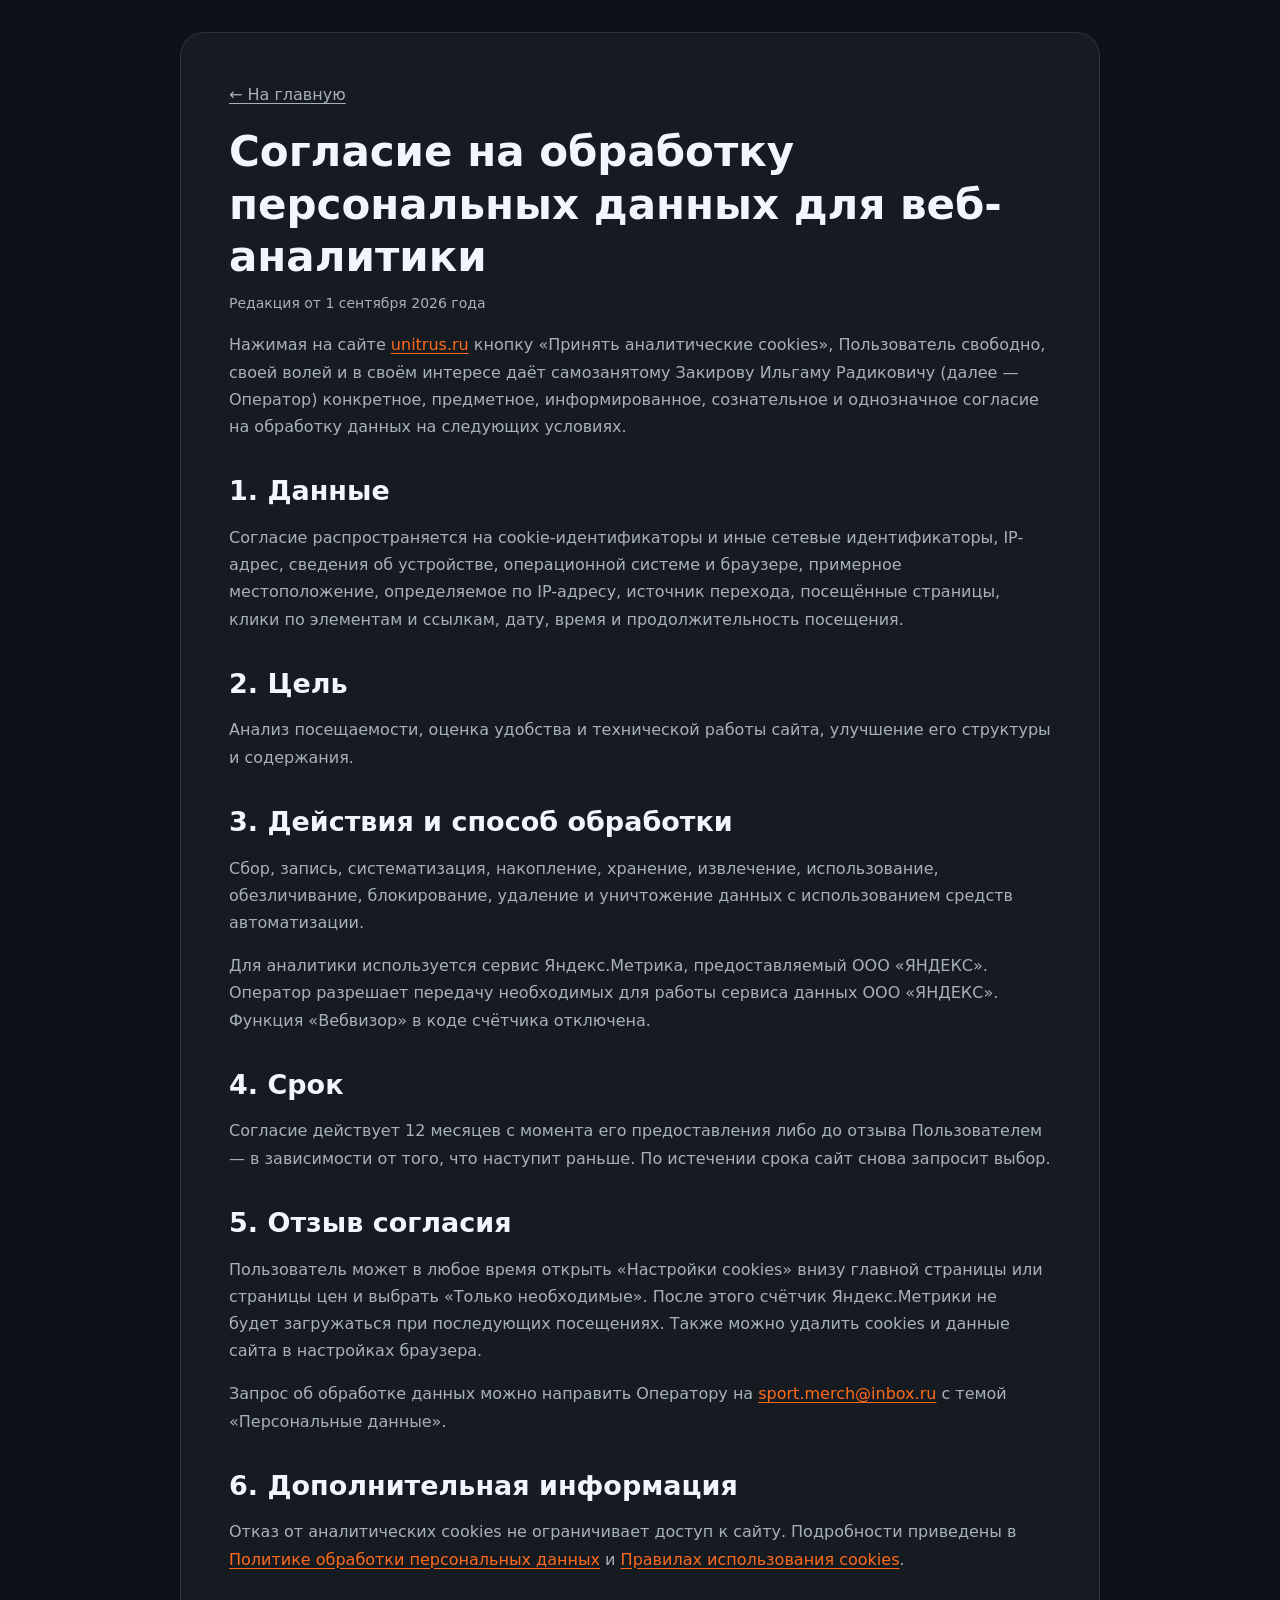
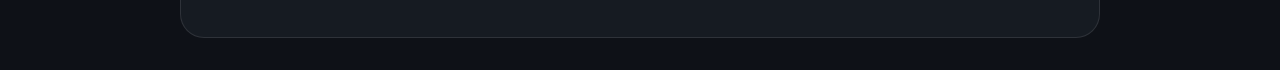
<file: consent.html>
<!doctype html>
<html lang="ru">
<head>
  <meta charset="utf-8">
  <meta name="viewport" content="width=device-width, initial-scale=1">
  <title>Согласие на обработку данных для веб-аналитики — UNITRUS</title>
  <meta name="description" content="Условия согласия на обработку данных с помощью Яндекс.Метрики на сайте UNITRUS.">
  <link rel="canonical" href="https://unitrus.ru/consent.html">
  <link rel="icon" type="image/png" href="/favicon.png">
  <link rel="stylesheet" href="/assets/legal.css">
</head>
<body>
  <main>
    <a class="back-link" href="/">← На главную</a>
    <h1>Согласие на обработку персональных данных для веб-аналитики</h1>
    <p class="document-date">Редакция от 1 сентября 2026 года</p>

    <p>Нажимая на сайте <a href="https://unitrus.ru/">unitrus.ru</a> кнопку «Принять аналитические cookies», Пользователь свободно, своей волей и в своём интересе даёт самозанятому Закирову Ильгаму Радиковичу (далее — Оператор) конкретное, предметное, информированное, сознательное и однозначное согласие на обработку данных на следующих условиях.</p>

    <h2>1. Данные</h2>
    <p>Согласие распространяется на cookie-идентификаторы и иные сетевые идентификаторы, IP-адрес, сведения об устройстве, операционной системе и браузере, примерное местоположение, определяемое по IP-адресу, источник перехода, посещённые страницы, клики по элементам и ссылкам, дату, время и продолжительность посещения.</p>

    <h2>2. Цель</h2>
    <p>Анализ посещаемости, оценка удобства и технической работы сайта, улучшение его структуры и содержания.</p>

    <h2>3. Действия и способ обработки</h2>
    <p>Сбор, запись, систематизация, накопление, хранение, извлечение, использование, обезличивание, блокирование, удаление и уничтожение данных с использованием средств автоматизации.</p>
    <p>Для аналитики используется сервис Яндекс.Метрика, предоставляемый ООО «ЯНДЕКС». Оператор разрешает передачу необходимых для работы сервиса данных ООО «ЯНДЕКС». Функция «Вебвизор» в коде счётчика отключена.</p>

    <h2>4. Срок</h2>
    <p>Согласие действует 12 месяцев с момента его предоставления либо до отзыва Пользователем — в зависимости от того, что наступит раньше. По истечении срока сайт снова запросит выбор.</p>

    <h2>5. Отзыв согласия</h2>
    <p>Пользователь может в любое время открыть «Настройки cookies» внизу главной страницы или страницы цен и выбрать «Только необходимые». После этого счётчик Яндекс.Метрики не будет загружаться при последующих посещениях. Также можно удалить cookies и данные сайта в настройках браузера.</p>
    <p>Запрос об обработке данных можно направить Оператору на <a href="mailto:sport.merch@inbox.ru">sport.merch@inbox.ru</a> с темой «Персональные данные».</p>

    <h2>6. Дополнительная информация</h2>
    <p>Отказ от аналитических cookies не ограничивает доступ к сайту. Подробности приведены в <a href="/privacy.html">Политике обработки персональных данных</a> и <a href="/cookies.html">Правилах использования cookies</a>.</p>
  </main>
</body>
</html>
</file>
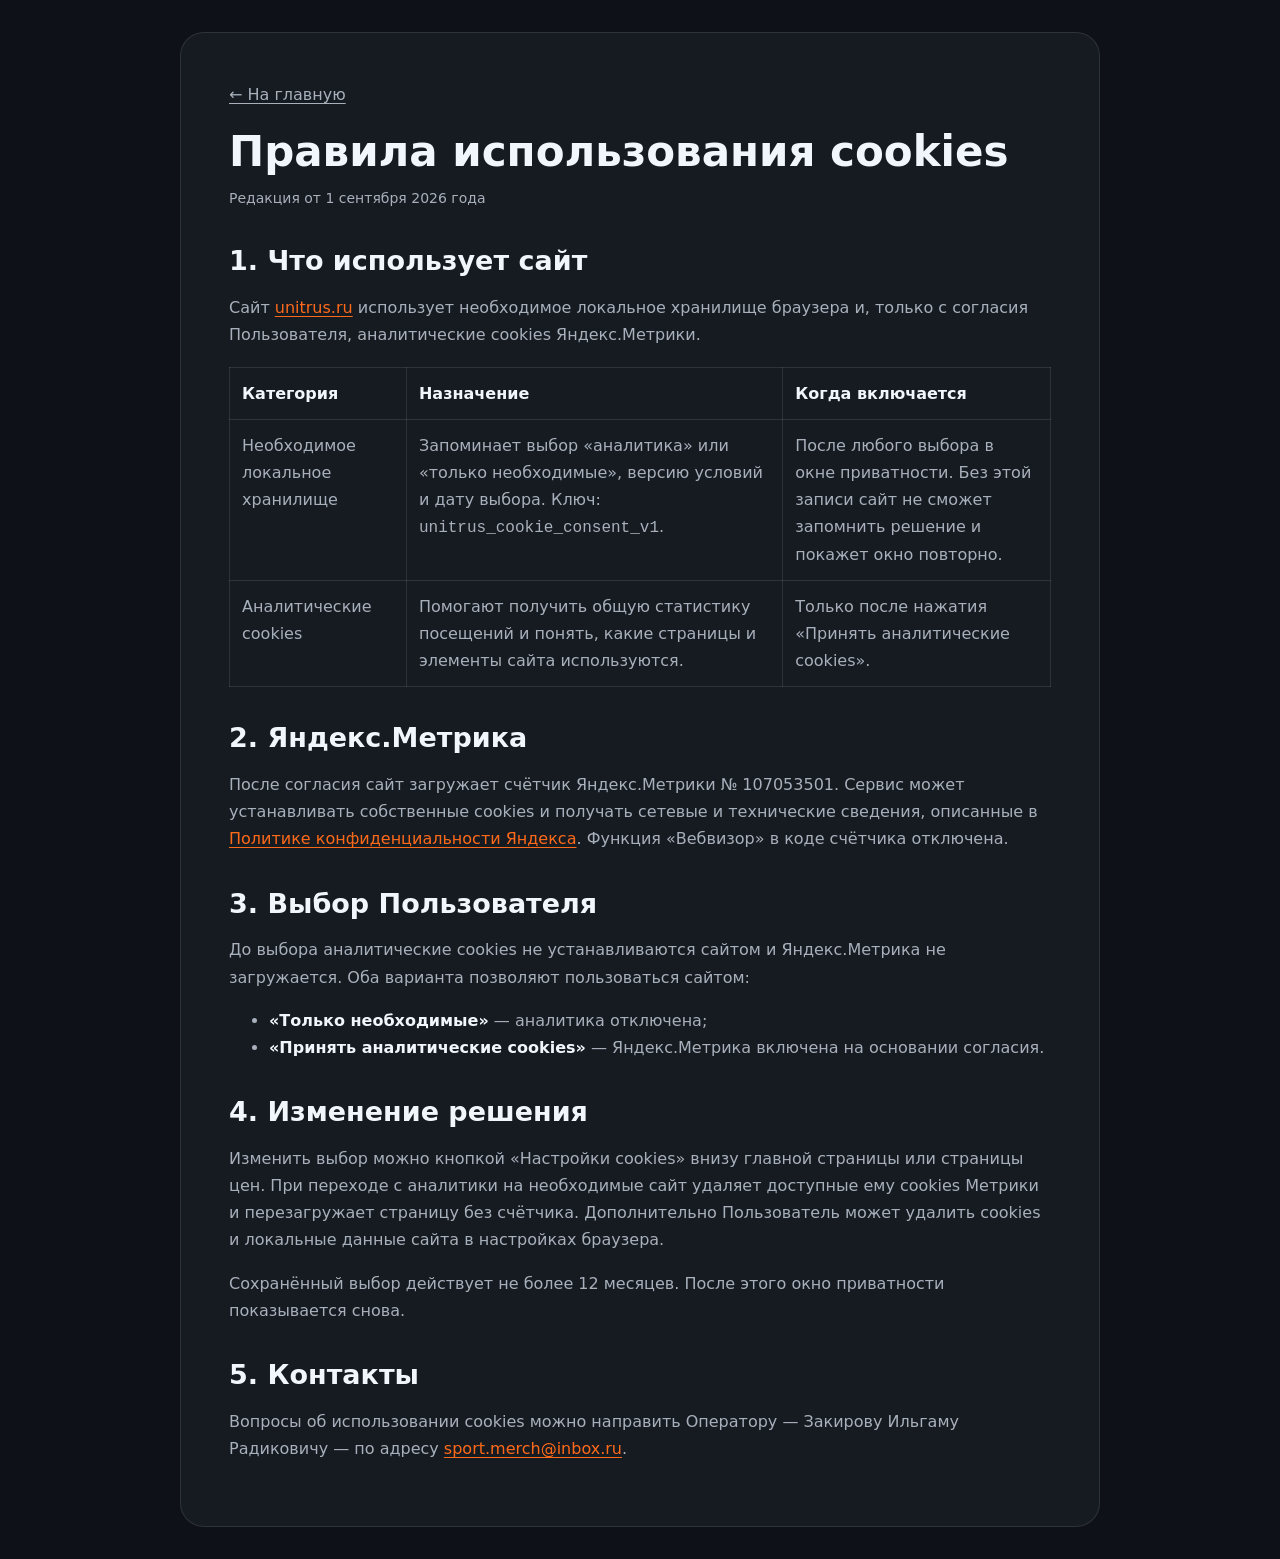
<file: cookies.html>
<!doctype html>
<html lang="ru">
<head>
  <meta charset="utf-8">
  <meta name="viewport" content="width=device-width, initial-scale=1">
  <title>Правила использования cookies — UNITRUS</title>
  <meta name="description" content="Правила использования cookies и Яндекс.Метрики на сайте UNITRUS.">
  <link rel="canonical" href="https://unitrus.ru/cookies.html">
  <link rel="icon" type="image/png" href="/favicon.png">
  <link rel="stylesheet" href="/assets/legal.css">
</head>
<body>
  <main>
    <a class="back-link" href="/">← На главную</a>
    <h1>Правила использования cookies</h1>
    <p class="document-date">Редакция от 1 сентября 2026 года</p>

    <h2>1. Что использует сайт</h2>
    <p>Сайт <a href="https://unitrus.ru/">unitrus.ru</a> использует необходимое локальное хранилище браузера и, только с согласия Пользователя, аналитические cookies Яндекс.Метрики.</p>

    <table>
      <thead>
        <tr>
          <th>Категория</th>
          <th>Назначение</th>
          <th>Когда включается</th>
        </tr>
      </thead>
      <tbody>
        <tr>
          <td>Необходимое локальное хранилище</td>
          <td>Запоминает выбор «аналитика» или «только необходимые», версию условий и дату выбора. Ключ: <code>unitrus_cookie_consent_v1</code>.</td>
          <td>После любого выбора в окне приватности. Без этой записи сайт не сможет запомнить решение и покажет окно повторно.</td>
        </tr>
        <tr>
          <td>Аналитические cookies</td>
          <td>Помогают получить общую статистику посещений и понять, какие страницы и элементы сайта используются.</td>
          <td>Только после нажатия «Принять аналитические cookies».</td>
        </tr>
      </tbody>
    </table>

    <h2>2. Яндекс.Метрика</h2>
    <p>После согласия сайт загружает счётчик Яндекс.Метрики № 107053501. Сервис может устанавливать собственные cookies и получать сетевые и технические сведения, описанные в <a href="https://yandex.ru/legal/confidential/" target="_blank" rel="noopener noreferrer">Политике конфиденциальности Яндекса</a>. Функция «Вебвизор» в коде счётчика отключена.</p>

    <h2>3. Выбор Пользователя</h2>
    <p>До выбора аналитические cookies не устанавливаются сайтом и Яндекс.Метрика не загружается. Оба варианта позволяют пользоваться сайтом:</p>
    <ul>
      <li><strong>«Только необходимые»</strong> — аналитика отключена;</li>
      <li><strong>«Принять аналитические cookies»</strong> — Яндекс.Метрика включена на основании согласия.</li>
    </ul>

    <h2>4. Изменение решения</h2>
    <p>Изменить выбор можно кнопкой «Настройки cookies» внизу главной страницы или страницы цен. При переходе с аналитики на необходимые сайт удаляет доступные ему cookies Метрики и перезагружает страницу без счётчика. Дополнительно Пользователь может удалить cookies и локальные данные сайта в настройках браузера.</p>
    <p>Сохранённый выбор действует не более 12 месяцев. После этого окно приватности показывается снова.</p>

    <h2>5. Контакты</h2>
    <p>Вопросы об использовании cookies можно направить Оператору — Закирову Ильгаму Радиковичу — по адресу <a href="mailto:sport.merch@inbox.ru">sport.merch@inbox.ru</a>.</p>
  </main>
</body>
</html>
</file>
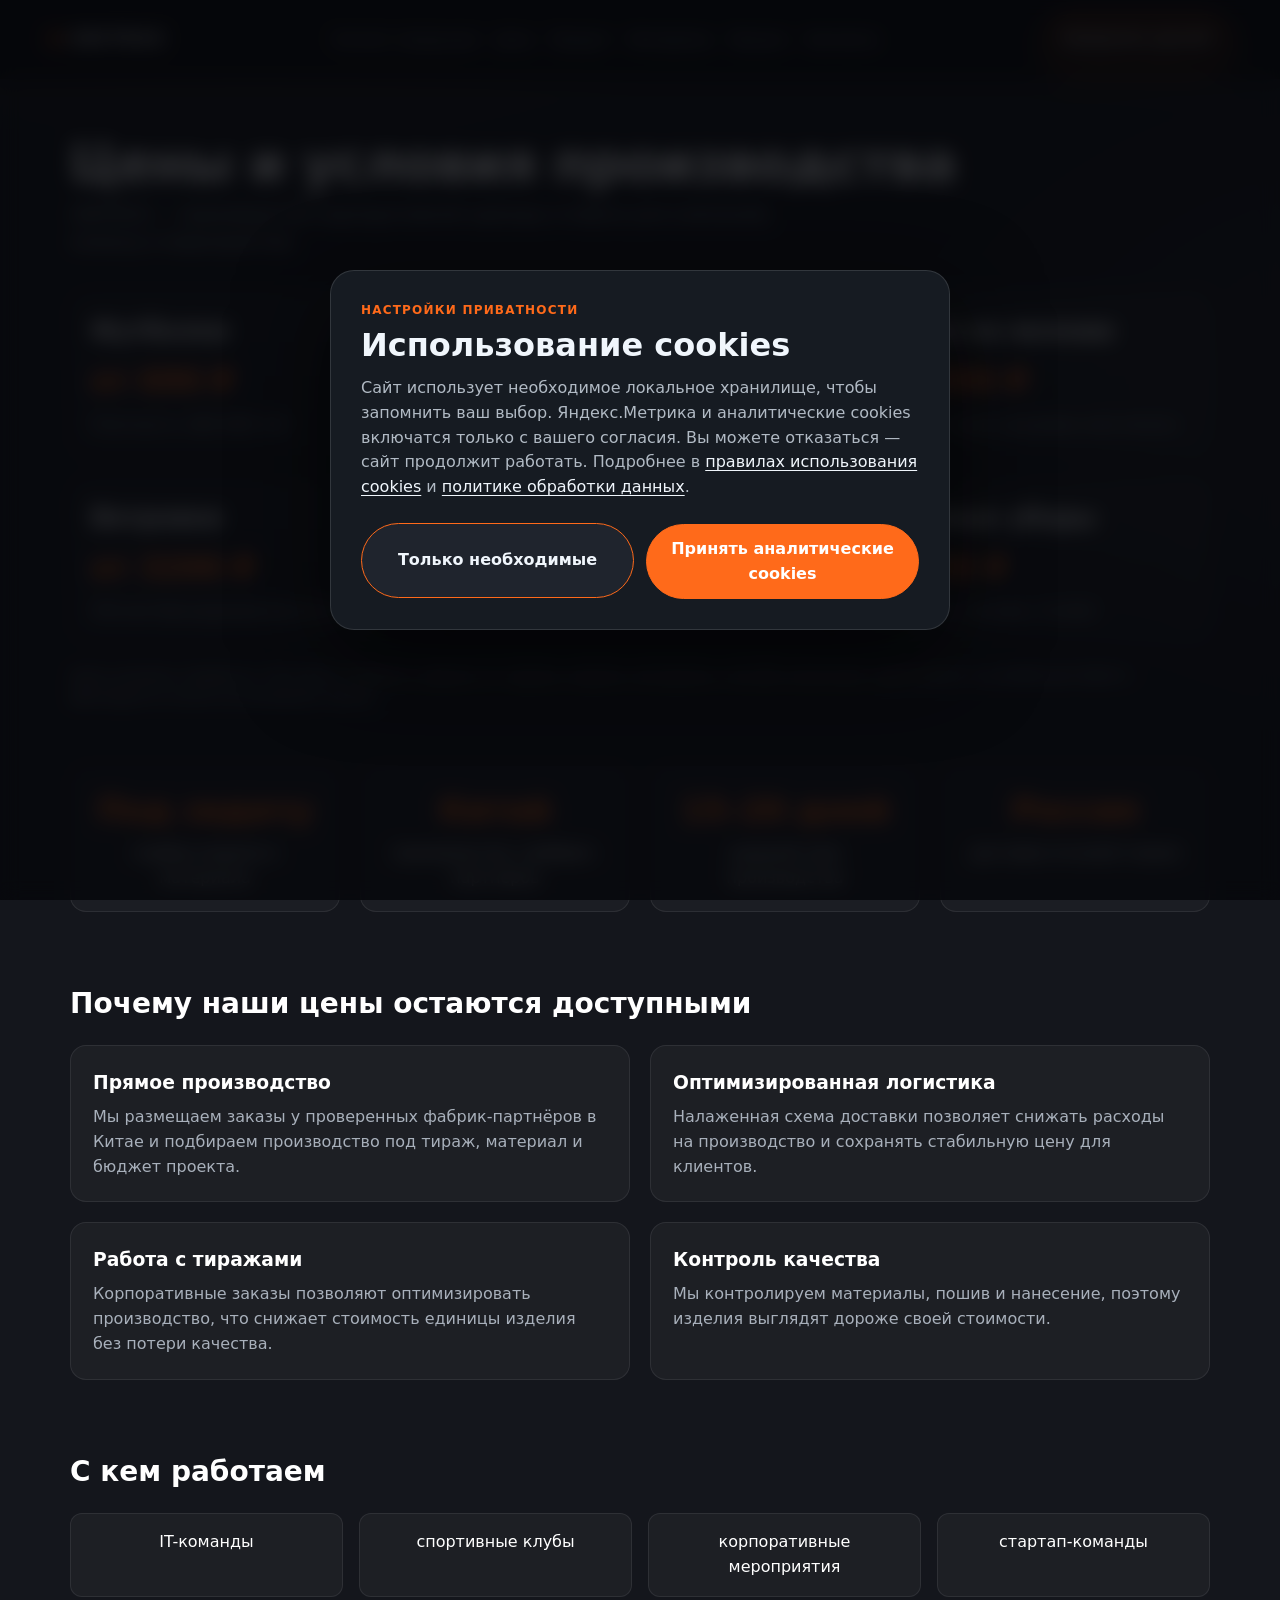
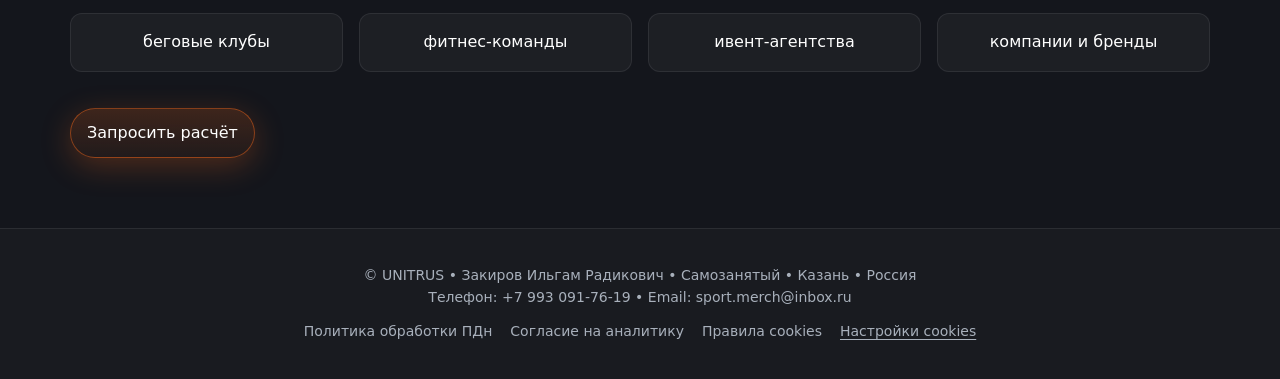
<file: prices.html>
<!doctype html>
<html lang="ru">
<head>
  <meta charset="utf-8">
  <meta name="viewport" content="width=device-width, initial-scale=1.0">
  <title>Цены и условия — UNITRUS</title>
  <meta name="description" content="Цены на корпоративную одежду и мерч UNITRUS. Худи, футболки, ветровки, форма и аксессуары под заказ. Производство от 15 дней.">
  <link rel="icon" type="image/png" href="/favicon.png">
  <link rel="canonical" href="https://unitrus.ru/prices.html">
  <link rel="stylesheet" href="/assets/cookie-consent.css">
  <script src="/assets/cookie-consent.js" defer></script>

  <style>
    :root{
      --bg:#14161c;
      --text:#ffffff;
      --muted:#a8b0bb;
      --line:rgba(255,255,255,.08);
      --accent:#ff6a1a;
      --max:1180px;
      --r:18px;
    }

    *{
      box-sizing:border-box;
    }

    html{
      scroll-behavior:smooth;
    }

    body{
      margin:0;
      font:16px/1.55 system-ui,-apple-system,Segoe UI,Roboto,Inter,Arial,sans-serif;
      background:
        radial-gradient(1100px 600px at 20% -10%, rgba(255,106,26,.14), transparent 60%),
        radial-gradient(900px 600px at 110% 20%, rgba(255,255,255,.06), transparent 60%),
        var(--bg);
      color:var(--text);
    }

    a{
      color:inherit;
      text-decoration:none;
    }

    .wrap{
      max-width:var(--max);
      margin:0 auto;
      padding:0 20px;
    }

    .nav{
      position:sticky;
      top:0;
      z-index:1000;
      backdrop-filter:blur(14px);
      background:rgba(7,8,10,0.85);
      border-bottom:1px solid rgba(255,255,255,.06);
    }

    .navin{
      display:flex;
      align-items:center;
      justify-content:space-between;
      gap:14px;
      padding:14px 0;
    }

    .brand{
      display:flex;
      align-items:center;
      gap:10px;
      font-weight:800;
      letter-spacing:.14em;
    }

    .dot{
      width:10px;
      height:10px;
      border-radius:99px;
      background:var(--accent);
      box-shadow:0 0 24px rgba(255,106,26,.45);
    }

    .navlinks{
      display:flex;
      gap:16px;
      color:var(--muted);
      font-size:14px;
      flex-wrap:wrap;
    }

    .navlinks a{
      color:var(--muted);
      transition:.2s ease;
    }

    .navlinks a:hover{
      color:var(--text);
    }

    .btn{
      display:inline-flex;
      align-items:center;
      justify-content:center;
      gap:10px;
      padding:12px 16px;
      border-radius:999px;
      border:1px solid rgba(255,106,26,.45);
      background:linear-gradient(180deg, rgba(255,106,26,.18), rgba(255,106,26,.06));
      color:var(--text);
      text-decoration:none;
      transition:.18s ease;
      box-shadow:0 8px 30px rgba(255,106,26,.25);
      white-space:nowrap;
    }

    .btn:hover{
      transform:translateY(-1px);
      border-color:rgba(255,106,26,.7);
    }

    .page{
      padding:56px 0 70px;
    }

    h1{
      margin:0 0 10px;
      font-size:clamp(34px, 5vw, 52px);
      line-height:1.05;
      letter-spacing:-.02em;
    }

    h2{
      margin:0 0 16px;
      font-size:28px;
    }

    .sub{
      color:var(--muted);
      margin:0 0 36px;
      max-width:760px;
      font-size:18px;
    }

    .grid{
      display:grid;
      grid-template-columns:repeat(3,1fr);
      gap:20px;
    }

    .card{
      background:linear-gradient(180deg, rgba(255,255,255,.04), rgba(255,255,255,.02));
      border:1px solid var(--line);
      border-radius:18px;
      padding:20px;
    }

    .card h3{
      margin:0 0 8px;
      font-size:24px;
    }

    .card p{
      margin:8px 0 0;
      color:var(--muted);
    }

    .price{
      font-size:30px;
      color:var(--accent);
      font-weight:800;
      margin-top:6px;
    }

    .stats{
      display:grid;
      grid-template-columns:repeat(4,1fr);
      gap:20px;
      margin:56px 0;
    }

    .stat{
      text-align:center;
      background:rgba(255,255,255,.03);
      border:1px solid var(--line);
      border-radius:16px;
      padding:20px 16px;
    }

    .stat strong{
      display:block;
      font-size:32px;
      color:var(--accent);
      margin-bottom:6px;
    }

    .price-why{
      margin:70px 0;
    }

    .why-grid{
      display:grid;
      grid-template-columns:repeat(2,1fr);
      gap:20px;
      margin-top:20px;
    }

    .why-card{
      background:rgba(255,255,255,.04);
      border:1px solid rgba(255,255,255,.08);
      border-radius:16px;
      padding:22px;
    }

    .why-card h3{
      margin-top:0;
      margin-bottom:8px;
    }

    .why-card p{
      color:var(--muted);
      margin:0;
    }

    .clients{
      display:grid;
      grid-template-columns:repeat(4,1fr);
      gap:16px;
      margin-top:20px;
    }

    .client{
      background:rgba(255,255,255,.04);
      border:1px solid var(--line);
      padding:16px;
      border-radius:12px;
      text-align:center;
      color:var(--text);
    }

    .cta-bottom{
      margin-top:36px;
    }

    .price-note{
      margin:20px 0 0;
      color:var(--muted);
      font-size:14px;
    }

    footer{
      padding:36px 20px;
      border-top:1px solid var(--line);
      color:var(--muted);
      background:rgba(255,255,255,.02);
      font-size:14px;
      text-align:center;
    }

    .footer-links{
      display:flex;
      flex-wrap:wrap;
      justify-content:center;
      gap:10px 18px;
      margin-top:12px;
    }

    .footer-links a,
    .footer-links button{
      color:var(--muted);
    }

    @media (max-width: 920px){
      .navin{
        flex-direction:column;
        align-items:flex-start;
      }

      .navlinks{
        width:100%;
        display:flex;
        flex-wrap:wrap;
        gap:10px 14px;
      }

      .navlinks a{
        font-size:13px;
      }

      .nav .btn{
        width:100%;
        justify-content:center;
        padding:10px 14px;
        font-size:14px;
      }

      .grid{
        grid-template-columns:1fr;
      }

      .stats{
        grid-template-columns:1fr 1fr;
      }

      .why-grid{
        grid-template-columns:1fr;
      }

      .clients{
        grid-template-columns:1fr 1fr;
      }

      .page{
        padding:40px 0 60px;
      }

      .sub{
        font-size:16px;
      }
    }

    @media (max-width: 640px){
      .stats{
        grid-template-columns:1fr;
      }

      .clients{
        grid-template-columns:1fr;
      }
    }
  </style>
</head>

<body>
  <div class="nav">
    <div class="wrap navin">
      <a href="https://unitrus.ru/" class="brand">
        <span class="dot"></span> UNITRUS
      </a>

      <div class="navlinks">
        <a href="/#catalog">Каталог продукции</a>
        <a href="/prices.html">Цены</a>
        <a href="/#products">Продукт</a>
        <a href="/#materials">Материалы</a>
        <a href="/#process">Процесс</a>
        <a href="/#contact">Контакты</a>
      </div>

      <a class="btn" href="https://t.me/unitruss" target="_blank" rel="noreferrer">
        Запросить расчёт
      </a>
    </div>
  </div>

  <main class="page">
    <div class="wrap">
      <h1>Цены и условия производства</h1>

      <p class="sub">
        UNITRUS — производство корпоративной одежды и мерча для компаний, команд и мероприятий.
      </p>

      <div class="grid">
        <div class="card">
          <h3>Футболки</h3>
          <div class="price">от 690 ₽</div>
          <p>Плотность 180–600 г/м²</p>
        </div>

        <div class="card">
          <h3>Худи</h3>
          <div class="price">от 1350 ₽</div>
          <p>Плотность 320–450 г/м²</p>
        </div>

        <div class="card">
          <h3>Кофты на молнии</h3>
          <div class="price">от 2800 ₽</div>
          <p>Плотные ткани, вышивка или печать</p>
        </div>

        <div class="card">
          <h3>Ветровки</h3>
          <div class="price">от 3200 ₽</div>
          <p>Лёгкие брендированные ветровки</p>
        </div>

        <div class="card">
          <h3>Спортивная форма</h3>
          <div class="price">от 2400 ₽</div>
          <p>Форма для команд и клубов</p>
        </div>

        <div class="card">
          <h3>Головные уборы</h3>
          <div class="price">от 700 ₽</div>
          <p>Бейсболки, панамы, trucker</p>
        </div>
      </div>

      <p class="price-note">
        Цены указаны справочно. Итоговая стоимость зависит от тиража, модели, материала,
        способа нанесения, курса валют и условий доставки и фиксируется после согласования заказа.
      </p>

      <div class="stats">
        <div class="stat">
          <strong>Под задачу</strong>
          подбор модели и материала
        </div>

        <div class="stat">
          <strong>Китай</strong>
          производство у фабрик-партнёров
        </div>

        <div class="stat">
          <strong>15–20 дней</strong>
          средний срок производства
        </div>

        <div class="stat">
          <strong>Россия</strong>
          доставка по всей стране
        </div>
      </div>

      <section class="price-why">
        <h2>Почему наши цены остаются доступными</h2>

        <div class="why-grid">
          <div class="why-card">
            <h3>Прямое производство</h3>
            <p>
              Мы размещаем заказы у проверенных фабрик-партнёров в Китае
              и подбираем производство под тираж, материал и бюджет проекта.
            </p>
          </div>

          <div class="why-card">
            <h3>Оптимизированная логистика</h3>
            <p>
              Налаженная схема доставки позволяет снижать расходы
              на производство и сохранять стабильную цену для клиентов.
            </p>
          </div>

          <div class="why-card">
            <h3>Работа с тиражами</h3>
            <p>
              Корпоративные заказы позволяют оптимизировать производство,
              что снижает стоимость единицы изделия без потери качества.
            </p>
          </div>

          <div class="why-card">
            <h3>Контроль качества</h3>
            <p>
              Мы контролируем материалы, пошив и нанесение,
              поэтому изделия выглядят дороже своей стоимости.
            </p>
          </div>
        </div>
      </section>

      <h2>С кем работаем</h2>

      <div class="clients">
        <div class="client">IT-команды</div>
        <div class="client">спортивные клубы</div>
        <div class="client">корпоративные мероприятия</div>
        <div class="client">стартап-команды</div>
        <div class="client">беговые клубы</div>
        <div class="client">фитнес-команды</div>
        <div class="client">ивент-агентства</div>
        <div class="client">компании и бренды</div>
      </div>

      <div class="cta-bottom">
        <a href="https://t.me/unitruss" class="btn" target="_blank" rel="noreferrer">
          Запросить расчёт
        </a>
      </div>
    </div>
  </main>

  <footer>
    <div>© UNITRUS • Закиров Ильгам Радикович • Самозанятый • Казань • Россия</div>
    <div>Телефон: <a href="tel:+79930917619">+7 993 091-76-19</a> • Email: <a href="mailto:sport.merch@inbox.ru">sport.merch@inbox.ru</a></div>
    <div class="footer-links">
      <a href="/privacy.html" target="_blank">Политика обработки ПДн</a>
      <a href="/consent.html" target="_blank">Согласие на аналитику</a>
      <a href="/cookies.html" target="_blank">Правила cookies</a>
      <button type="button" class="cookie-settings-button" data-cookie-settings>Настройки cookies</button>
    </div>
  </footer>
</body>
</html>
</file>
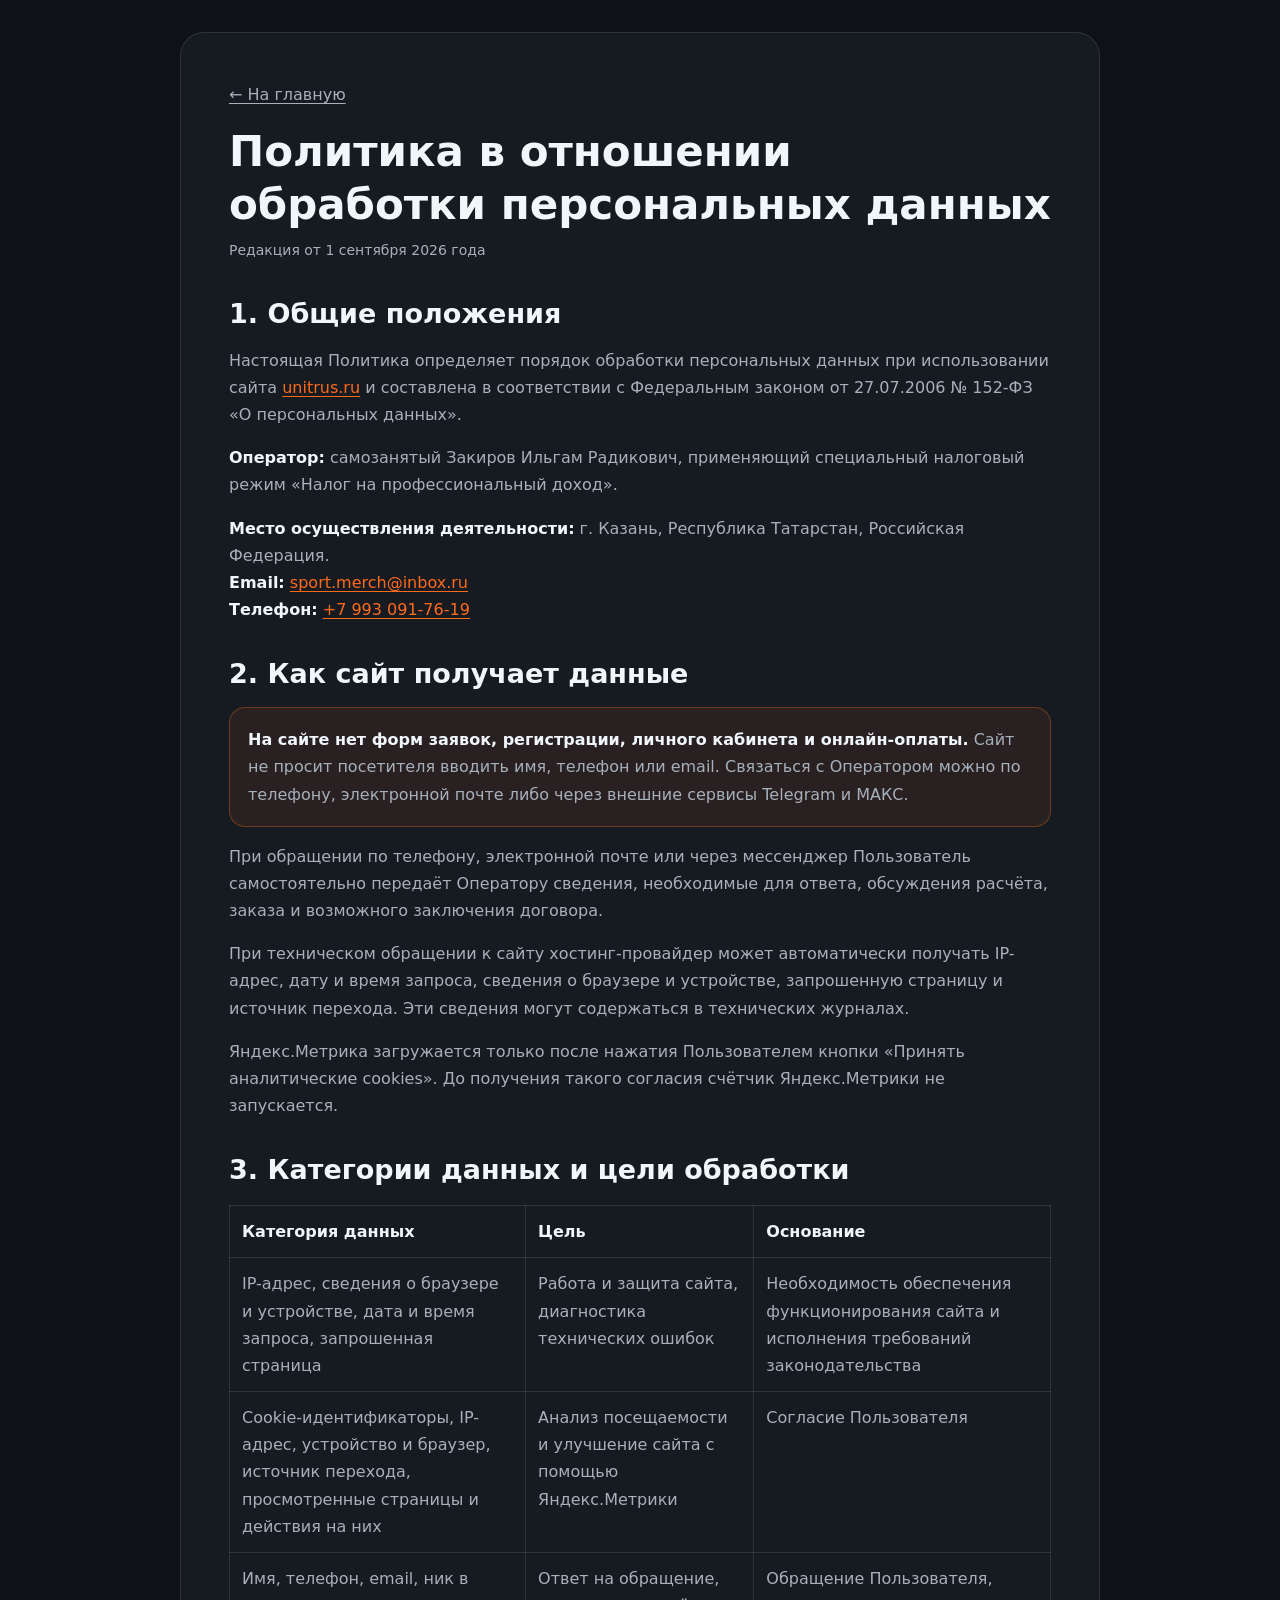
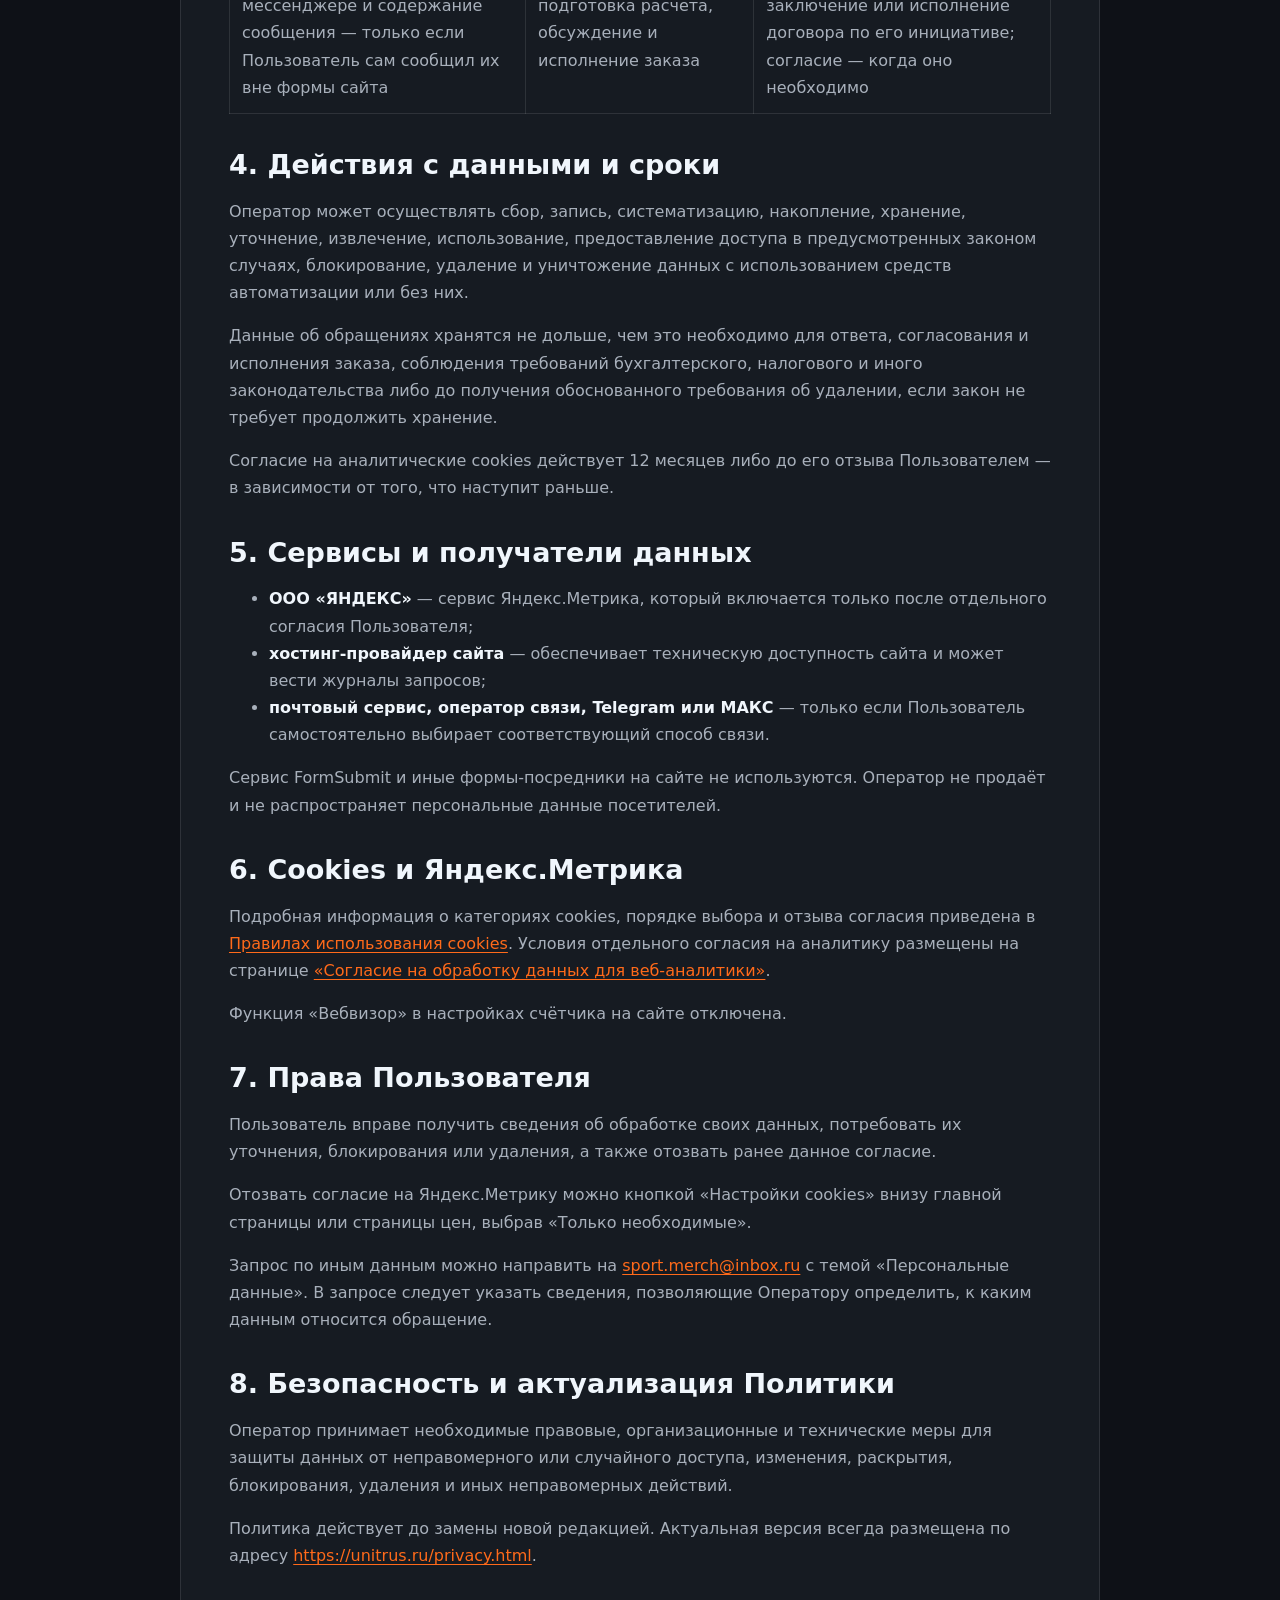
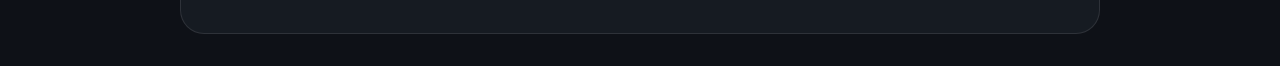
<file: privacy.html>
<!doctype html>
<html lang="ru">
<head>
  <meta charset="utf-8">
  <meta name="viewport" content="width=device-width, initial-scale=1">
  <title>Политика обработки персональных данных — UNITRUS</title>
  <meta name="description" content="Политика UNITRUS в отношении обработки персональных данных.">
  <link rel="canonical" href="https://unitrus.ru/privacy.html">
  <link rel="icon" type="image/png" href="/favicon.png">
  <link rel="stylesheet" href="/assets/legal.css">
</head>
<body>
  <main>
    <a class="back-link" href="/">← На главную</a>
    <h1>Политика в отношении обработки персональных данных</h1>
    <p class="document-date">Редакция от 1 сентября 2026 года</p>

    <h2>1. Общие положения</h2>
    <p>Настоящая Политика определяет порядок обработки персональных данных при использовании сайта <a href="https://unitrus.ru/">unitrus.ru</a> и составлена в соответствии с Федеральным законом от 27.07.2006 № 152-ФЗ «О персональных данных».</p>
    <p><strong>Оператор:</strong> самозанятый Закиров Ильгам Радикович, применяющий специальный налоговый режим «Налог на профессиональный доход».</p>
    <p><strong>Место осуществления деятельности:</strong> г. Казань, Республика Татарстан, Российская Федерация.<br>
      <strong>Email:</strong> <a href="mailto:sport.merch@inbox.ru">sport.merch@inbox.ru</a><br>
      <strong>Телефон:</strong> <a href="tel:+79930917619">+7 993 091-76-19</a>
    </p>

    <h2>2. Как сайт получает данные</h2>
    <p class="notice"><strong>На сайте нет форм заявок, регистрации, личного кабинета и онлайн-оплаты.</strong> Сайт не просит посетителя вводить имя, телефон или email. Связаться с Оператором можно по телефону, электронной почте либо через внешние сервисы Telegram и МАКС.</p>
    <p>При обращении по телефону, электронной почте или через мессенджер Пользователь самостоятельно передаёт Оператору сведения, необходимые для ответа, обсуждения расчёта, заказа и возможного заключения договора.</p>
    <p>При техническом обращении к сайту хостинг-провайдер может автоматически получать IP-адрес, дату и время запроса, сведения о браузере и устройстве, запрошенную страницу и источник перехода. Эти сведения могут содержаться в технических журналах.</p>
    <p>Яндекс.Метрика загружается только после нажатия Пользователем кнопки «Принять аналитические cookies». До получения такого согласия счётчик Яндекс.Метрики не запускается.</p>

    <h2>3. Категории данных и цели обработки</h2>
    <table>
      <thead>
        <tr>
          <th>Категория данных</th>
          <th>Цель</th>
          <th>Основание</th>
        </tr>
      </thead>
      <tbody>
        <tr>
          <td>IP-адрес, сведения о браузере и устройстве, дата и время запроса, запрошенная страница</td>
          <td>Работа и защита сайта, диагностика технических ошибок</td>
          <td>Необходимость обеспечения функционирования сайта и исполнения требований законодательства</td>
        </tr>
        <tr>
          <td>Cookie-идентификаторы, IP-адрес, устройство и браузер, источник перехода, просмотренные страницы и действия на них</td>
          <td>Анализ посещаемости и улучшение сайта с помощью Яндекс.Метрики</td>
          <td>Согласие Пользователя</td>
        </tr>
        <tr>
          <td>Имя, телефон, email, ник в мессенджере и содержание сообщения — только если Пользователь сам сообщил их вне формы сайта</td>
          <td>Ответ на обращение, подготовка расчёта, обсуждение и исполнение заказа</td>
          <td>Обращение Пользователя, заключение или исполнение договора по его инициативе; согласие — когда оно необходимо</td>
        </tr>
      </tbody>
    </table>

    <h2>4. Действия с данными и сроки</h2>
    <p>Оператор может осуществлять сбор, запись, систематизацию, накопление, хранение, уточнение, извлечение, использование, предоставление доступа в предусмотренных законом случаях, блокирование, удаление и уничтожение данных с использованием средств автоматизации или без них.</p>
    <p>Данные об обращениях хранятся не дольше, чем это необходимо для ответа, согласования и исполнения заказа, соблюдения требований бухгалтерского, налогового и иного законодательства либо до получения обоснованного требования об удалении, если закон не требует продолжить хранение.</p>
    <p>Согласие на аналитические cookies действует 12 месяцев либо до его отзыва Пользователем — в зависимости от того, что наступит раньше.</p>

    <h2>5. Сервисы и получатели данных</h2>
    <ul>
      <li><strong>ООО «ЯНДЕКС»</strong> — сервис Яндекс.Метрика, который включается только после отдельного согласия Пользователя;</li>
      <li><strong>хостинг-провайдер сайта</strong> — обеспечивает техническую доступность сайта и может вести журналы запросов;</li>
      <li><strong>почтовый сервис, оператор связи, Telegram или МАКС</strong> — только если Пользователь самостоятельно выбирает соответствующий способ связи.</li>
    </ul>
    <p>Сервис FormSubmit и иные формы-посредники на сайте не используются. Оператор не продаёт и не распространяет персональные данные посетителей.</p>

    <h2>6. Cookies и Яндекс.Метрика</h2>
    <p>Подробная информация о категориях cookies, порядке выбора и отзыва согласия приведена в <a href="/cookies.html">Правилах использования cookies</a>. Условия отдельного согласия на аналитику размещены на странице <a href="/consent.html">«Согласие на обработку данных для веб-аналитики»</a>.</p>
    <p>Функция «Вебвизор» в настройках счётчика на сайте отключена.</p>

    <h2>7. Права Пользователя</h2>
    <p>Пользователь вправе получить сведения об обработке своих данных, потребовать их уточнения, блокирования или удаления, а также отозвать ранее данное согласие.</p>
    <p>Отозвать согласие на Яндекс.Метрику можно кнопкой «Настройки cookies» внизу главной страницы или страницы цен, выбрав «Только необходимые».</p>
    <p>Запрос по иным данным можно направить на <a href="mailto:sport.merch@inbox.ru">sport.merch@inbox.ru</a> с темой «Персональные данные». В запросе следует указать сведения, позволяющие Оператору определить, к каким данным относится обращение.</p>

    <h2>8. Безопасность и актуализация Политики</h2>
    <p>Оператор принимает необходимые правовые, организационные и технические меры для защиты данных от неправомерного или случайного доступа, изменения, раскрытия, блокирования, удаления и иных неправомерных действий.</p>
    <p>Политика действует до замены новой редакцией. Актуальная версия всегда размещена по адресу <a href="https://unitrus.ru/privacy.html">https://unitrus.ru/privacy.html</a>.</p>
  </main>
</body>
</html>
</file>
<file: assets/legal.css>
:root {
  --bg: #0e1117;
  --panel: #161b22;
  --text: #f0f6fc;
  --muted: #a8b0bb;
  --line: rgba(255, 255, 255, 0.1);
  --accent: #ff6a1a;
}

* {
  box-sizing: border-box;
}

body {
  margin: 0;
  background: var(--bg);
  color: var(--text);
  font: 16px/1.7 system-ui, -apple-system, BlinkMacSystemFont, "Segoe UI", sans-serif;
}

main {
  width: min(920px, calc(100% - 32px));
  margin: 32px auto;
  padding: clamp(24px, 5vw, 48px);
  border: 1px solid var(--line);
  border-radius: 24px;
  background: var(--panel);
}

h1,
h2 {
  line-height: 1.25;
}

h1 {
  margin: 18px 0 8px;
  font-size: clamp(28px, 6vw, 42px);
}

h2 {
  margin: 34px 0 12px;
  font-size: clamp(21px, 4vw, 27px);
}

p,
li {
  color: var(--muted);
}

strong {
  color: var(--text);
}

a {
  color: var(--accent);
  text-underline-offset: 3px;
}

.back-link {
  display: inline-flex;
  color: var(--muted);
}

.document-date {
  margin-top: 0;
  color: var(--muted);
  font-size: 14px;
}

.notice {
  padding: 18px;
  border: 1px solid rgba(255, 106, 26, 0.35);
  border-radius: 16px;
  background: rgba(255, 106, 26, 0.08);
}

table {
  width: 100%;
  border-collapse: collapse;
  margin: 18px 0;
}

th,
td {
  padding: 12px;
  border: 1px solid var(--line);
  color: var(--muted);
  text-align: left;
  vertical-align: top;
}

th {
  color: var(--text);
}

@media (max-width: 640px) {
  main {
    width: min(100% - 20px, 920px);
    margin: 10px auto;
    padding: 20px;
    border-radius: 18px;
  }

  table,
  tbody,
  tr,
  th,
  td {
    display: block;
  }

  th {
    border-bottom: 0;
  }
}
</file>
<file: assets/cookie-consent.css>
.cookie-consent {
  position: fixed;
  inset: 0;
  z-index: 20000;
  display: grid;
  place-items: center;
  padding: 20px;
  background: rgba(5, 7, 10, 0.82);
  backdrop-filter: blur(10px);
}

.cookie-consent[hidden] {
  display: none;
}

body.cookie-consent-open {
  overflow: hidden;
}

.cookie-consent__dialog {
  width: min(620px, 100%);
  max-height: calc(100vh - 40px);
  overflow-y: auto;
  padding: 30px;
  border: 1px solid rgba(255, 255, 255, 0.12);
  border-radius: 24px;
  background: #161b22;
  color: #f0f6fc;
  box-shadow: 0 28px 90px rgba(0, 0, 0, 0.65);
  font: 16px/1.55 system-ui, -apple-system, BlinkMacSystemFont, "Segoe UI", sans-serif;
}

.cookie-consent__eyebrow {
  margin: 0 0 8px;
  color: #ff6a1a;
  font-size: 12px;
  font-weight: 800;
  letter-spacing: 0.1em;
  text-transform: uppercase;
}

.cookie-consent__title {
  margin: 0 0 12px;
  color: #f0f6fc;
  font-size: clamp(24px, 5vw, 32px);
  line-height: 1.15;
}

.cookie-consent__text {
  margin: 0;
  color: #b1bac4;
}

.cookie-consent__text a {
  color: #f0f6fc;
  text-decoration: underline;
  text-underline-offset: 3px;
}

.cookie-consent__actions {
  display: grid;
  grid-template-columns: 1fr 1fr;
  gap: 12px;
  margin-top: 24px;
}

.cookie-consent__button {
  min-height: 50px;
  padding: 12px 18px;
  border: 1px solid rgba(255, 255, 255, 0.14);
  border-radius: 999px;
  background: #1f242d;
  color: #f0f6fc;
  font: inherit;
  font-weight: 700;
  cursor: pointer;
  transition: transform 0.2s ease, border-color 0.2s ease, background 0.2s ease;
}

.cookie-consent__button:hover,
.cookie-consent__button:focus-visible {
  transform: translateY(-1px);
  border-color: #ff6a1a;
  outline: none;
}

.cookie-consent__button--accept {
  border-color: #ff6a1a;
  background: #ff6a1a;
  color: #fff;
}

.cookie-consent__button--accept:hover,
.cookie-consent__button--accept:focus-visible {
  background: #e55a13;
}

.cookie-settings-button {
  padding: 0;
  border: 0;
  background: none;
  color: inherit;
  font: inherit;
  cursor: pointer;
  text-decoration: underline;
  text-underline-offset: 3px;
}

@media (max-width: 620px) {
  .cookie-consent {
    align-items: end;
    padding: 12px;
  }

  .cookie-consent__dialog {
    max-height: calc(100vh - 24px);
    padding: 22px;
    border-radius: 20px;
  }

  .cookie-consent__actions {
    grid-template-columns: 1fr;
  }
}

@media (prefers-reduced-motion: reduce) {
  .cookie-consent__button {
    transition: none;
  }
}
</file>
